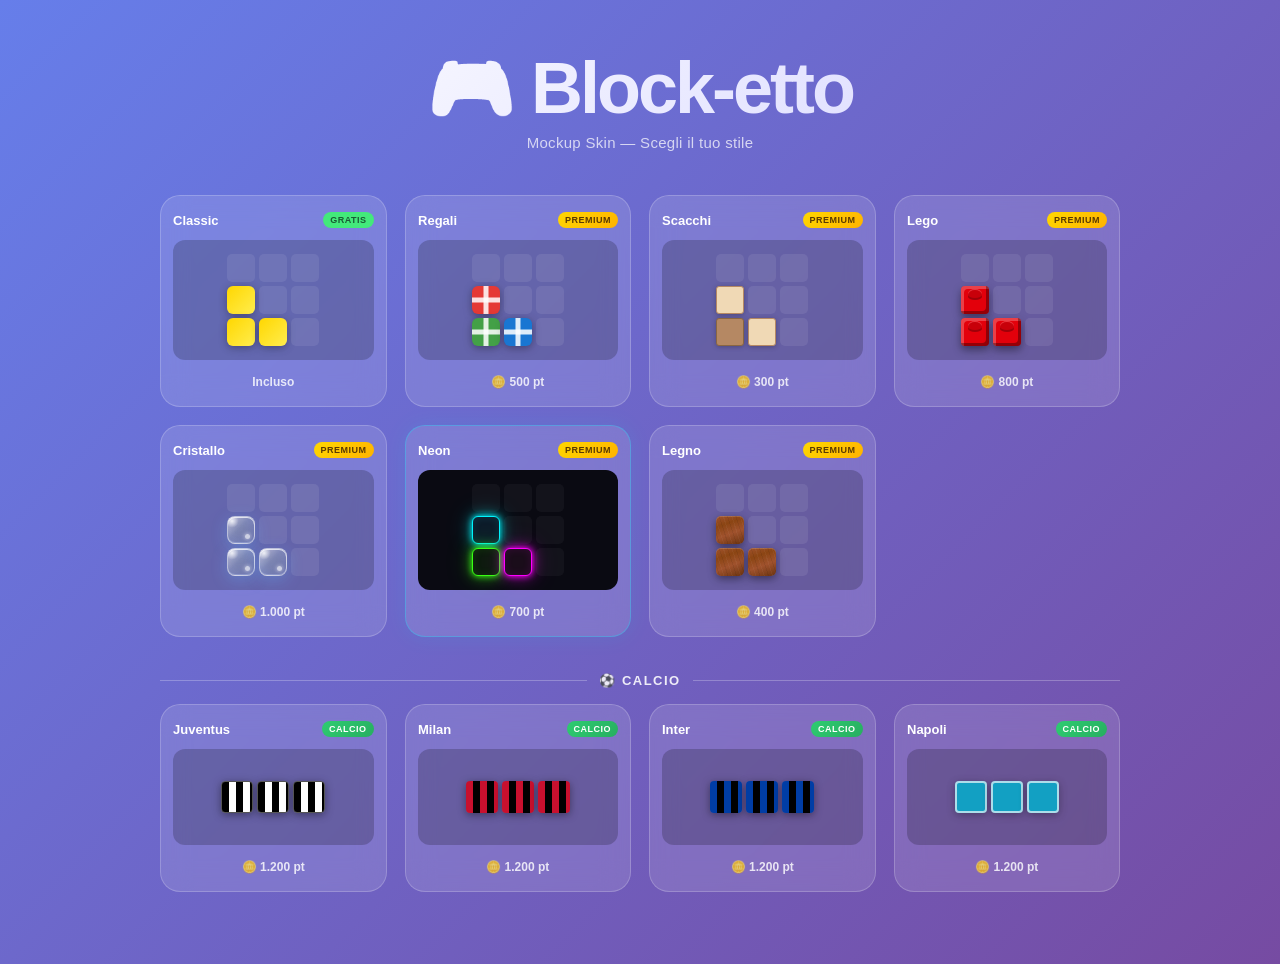
<file: mockup-skins.html>
<!DOCTYPE html>
<html lang="it">
<head>
    <meta charset="UTF-8">
    <meta name="viewport" content="width=device-width, initial-scale=1.0">
    <title>Block-etto — Mockup Skin</title>
    <style>
        *, *::before, *::after {
            box-sizing: border-box;
            margin: 0;
            padding: 0;
        }

        body {
            font-family: -apple-system, BlinkMacSystemFont, 'Segoe UI', Arial, sans-serif;
            background: linear-gradient(135deg, #667eea 0%, #764ba2 100%);
            min-height: 100vh;
            padding: 0 16px 72px;
            -webkit-user-select: none;
            user-select: none;
        }

        .page-wrapper {
            max-width: 960px;
            margin: 0 auto;
        }

        /* ── Header ───────────────────────────────────────────── */
        .page-header {
            text-align: center;
            padding: 52px 0 44px;
        }

        .page-header h1 {
            font-size: clamp(44px, 10vw, 72px);
            font-weight: 900;
            letter-spacing: -3px;
            line-height: 1;
            background: linear-gradient(135deg, #fff 0%, #d8d8ff 100%);
            -webkit-background-clip: text;
            -webkit-text-fill-color: transparent;
            background-clip: text;
            margin-bottom: 10px;
        }

        .page-header p {
            font-size: 15px;
            color: rgba(255,255,255,0.72);
            font-weight: 500;
            letter-spacing: 0.3px;
        }

        /* ── Grid ─────────────────────────────────────────────── */
        .skins-grid {
            display: grid;
            grid-template-columns: repeat(2, 1fr);
            gap: 14px;
        }

        @media (min-width: 600px) {
            .skins-grid { grid-template-columns: repeat(3, 1fr); gap: 16px; }
        }
        @media (min-width: 900px) {
            .skins-grid { grid-template-columns: repeat(4, 1fr); gap: 18px; }
        }

        .skins-grid--calcio {
            grid-template-columns: repeat(2, 1fr);
        }
        @media (min-width: 600px) {
            .skins-grid--calcio { grid-template-columns: repeat(4, 1fr); }
        }

        /* ── Card ─────────────────────────────────────────────── */
        .skin-card {
            background: rgba(255,255,255,0.12);
            backdrop-filter: blur(14px);
            -webkit-backdrop-filter: blur(14px);
            border: 1px solid rgba(255,255,255,0.2);
            border-radius: 20px;
            padding: 16px 12px;
            display: flex;
            flex-direction: column;
            align-items: center;
            gap: 12px;
            cursor: pointer;
            transition: transform 0.22s ease, box-shadow 0.22s ease;
        }

        .skin-card:hover {
            transform: translateY(-5px);
            box-shadow: 0 14px 36px rgba(0,0,0,0.35);
        }

        .skin-card[data-skin="neon"] {
            border-color: rgba(0,245,255,0.28);
            box-shadow: 0 0 22px rgba(0,245,255,0.09);
        }

        .card-header {
            width: 100%;
            display: flex;
            justify-content: space-between;
            align-items: center;
            gap: 6px;
        }

        .skin-name {
            font-size: 13px;
            font-weight: 700;
            color: white;
            white-space: nowrap;
            overflow: hidden;
            text-overflow: ellipsis;
        }

        /* ── Badges ───────────────────────────────────────────── */
        .skin-badge {
            font-size: 9px;
            font-weight: 800;
            letter-spacing: 0.5px;
            padding: 3px 7px;
            border-radius: 20px;
            text-transform: uppercase;
            white-space: nowrap;
            flex-shrink: 0;
        }

        .skin-badge--free    { background: #43e97b; color: #1a5c35; }
        .skin-badge--premium { background: linear-gradient(135deg, #ffd700, #ffb300); color: #5a3a00; }
        .skin-badge--calcio  { background: linear-gradient(135deg, #2ecc71, #27ae60); color: #fff; }

        /* ── Preview box ──────────────────────────────────────── */
        .skin-preview {
            width: 100%;
            display: flex;
            align-items: center;
            justify-content: center;
            padding: 14px 8px;
            background: rgba(0,0,0,0.2);
            border-radius: 12px;
            min-height: 96px;
        }

        .skin-preview--dark { background: #0a0a12; }

        /* ── Preview grids ────────────────────────────────────── */
        .preview-grid {
            display: grid;
            grid-template-columns: repeat(3, 28px);
            grid-template-rows: repeat(3, 28px);
            gap: 4px;
        }

        .preview-grid--1x3 {
            grid-template-columns: repeat(3, 32px);
            grid-template-rows: 32px;
        }

        .preview-cell {
            width: 28px;
            height: 28px;
            background: rgba(255,255,255,0.08);
            border-radius: 5px;
        }

        .preview-grid--1x3 .preview-cell {
            width: 32px;
            height: 32px;
        }

        /* ── Footer ───────────────────────────────────────────── */
        .card-footer { width: 100%; text-align: center; }

        .skin-price {
            font-size: 12px;
            font-weight: 700;
            color: rgba(255,255,255,0.82);
        }

        /* ── Section separator ────────────────────────────────── */
        .section-label {
            display: flex;
            align-items: center;
            gap: 12px;
            color: rgba(255,255,255,0.88);
            font-size: 13px;
            font-weight: 700;
            letter-spacing: 1.5px;
            text-transform: uppercase;
            margin: 36px 0 16px;
        }
        .section-label::before,
        .section-label::after {
            content: '';
            flex: 1;
            height: 1px;
            background: rgba(255,255,255,0.25);
        }

        /* ══════════════════════════════════════════════════════
           SKIN STYLES
        ══════════════════════════════════════════════════════ */

        /* 1 ── Classic */
        .skin-classic {
            background: linear-gradient(135deg, #ffd700 0%, #ffed4e 100%);
            border-radius: 6px;
            box-shadow: 0 2px 8px rgba(0,0,0,0.3);
        }

        /* 2 ── Regali */
        .skin-gift {
            border-radius: 6px;
            position: relative;
            overflow: hidden;
            box-shadow: 0 2px 8px rgba(0,0,0,0.35);
        }
        .skin-gift[data-c="r"] { background: #e53935; }
        .skin-gift[data-c="g"] { background: #43a047; }
        .skin-gift[data-c="b"] { background: #1976d2; }

        /* Nastro verticale */
        .skin-gift::before {
            content: '';
            position: absolute;
            left: 50%; top: 0;
            width: 5px; height: 100%;
            background: rgba(255,255,255,0.85);
            transform: translateX(-50%);
        }
        /* Nastro orizzontale */
        .skin-gift::after {
            content: '';
            position: absolute;
            top: 50%; left: 0;
            width: 100%; height: 5px;
            background: rgba(255,255,255,0.85);
            transform: translateY(-50%);
        }

        /* 3 ── Scacchi */
        .skin-chess {
            border-radius: 3px;
            box-shadow: 0 1px 5px rgba(0,0,0,0.25);
        }
        .skin-chess--light { background: #f0d9b5; border: 1px solid #b58863; }
        .skin-chess--dark  { background: #b58863; border: 1px solid #8a6642; }

        /* 4 ── Lego */
        .skin-lego {
            background: #e3000b;
            border-radius: 4px;
            position: relative;
            box-shadow:
                inset -3px -3px 0 rgba(0,0,0,0.35),
                inset  3px  3px 0 rgba(255,255,255,0.25),
                0 4px 8px rgba(0,0,0,0.4);
        }
        /* Stud */
        .skin-lego::before {
            content: '';
            position: absolute;
            top: 4px;
            left: 50%;
            transform: translateX(-50%);
            width: 14px;
            height: 8px;
            background: #c8000a;
            border-radius: 50% 50% 50% 50% / 60% 60% 40% 40%;
            box-shadow: 0 -1px 0 rgba(255,255,255,0.22), 0 2px 0 rgba(0,0,0,0.3);
        }

        /* 5 ── Cristallo */
        .skin-crystal {
            background: linear-gradient(135deg,
                rgba(255,255,255,0.58) 0%,
                rgba(200,230,255,0.28) 45%,
                rgba(150,200,255,0.16) 100%
            );
            border: 1px solid rgba(255,255,255,0.52);
            border-radius: 8px;
            backdrop-filter: blur(8px);
            -webkit-backdrop-filter: blur(8px);
            box-shadow:
                0 4px 16px rgba(100,180,255,0.32),
                inset 0 1px 0 rgba(255,255,255,0.72),
                inset 0 -1px 0 rgba(200,220,255,0.28);
            position: relative;
            overflow: hidden;
        }
        /* Highlight angolo */
        .skin-crystal::before {
            content: '';
            position: absolute;
            top: -3px; left: -3px;
            width: 14px; height: 14px;
            background: radial-gradient(ellipse at center, rgba(255,255,255,0.82) 0%, transparent 68%);
            border-radius: 50%;
        }
        /* Puntino brillantina */
        .skin-crystal::after {
            content: '';
            position: absolute;
            bottom: 4px; right: 4px;
            width: 5px; height: 5px;
            background: rgba(255,255,255,0.65);
            border-radius: 50%;
            box-shadow: 0 0 4px rgba(255,255,255,0.8);
        }

        /* 6 ── Neon */
        .skin-neon { border-radius: 6px; }

        .skin-neon--cyan {
            background: #0d1b2a;
            border: 1.5px solid #00f5ff;
            box-shadow:
                0 0 6px #00f5ff,
                0 0 14px rgba(0,245,255,0.52),
                0 0 28px rgba(0,245,255,0.22),
                inset 0 0 8px rgba(0,245,255,0.12);
        }
        .skin-neon--green {
            background: #0d1b0e;
            border: 1.5px solid #39ff14;
            box-shadow:
                0 0 6px #39ff14,
                0 0 14px rgba(57,255,20,0.52),
                0 0 28px rgba(57,255,20,0.22),
                inset 0 0 8px rgba(57,255,20,0.12);
        }
        .skin-neon--magenta {
            background: #1a0d1a;
            border: 1.5px solid #ff00ff;
            box-shadow:
                0 0 6px #ff00ff,
                0 0 14px rgba(255,0,255,0.52),
                0 0 28px rgba(255,0,255,0.22),
                inset 0 0 8px rgba(255,0,255,0.12);
        }

        /* 7 ── Legno */
        .skin-wood {
            background: linear-gradient(160deg, #a0522d 0%, #8b4513 30%, #a0522d 60%, #6b3410 100%);
            border-radius: 5px;
            box-shadow:
                inset 0 1px 0 rgba(255,255,255,0.16),
                0 3px 8px rgba(0,0,0,0.42);
            position: relative;
            overflow: hidden;
        }
        /* Venatura */
        .skin-wood::before {
            content: '';
            position: absolute;
            inset: 0;
            background: repeating-linear-gradient(
                72deg,
                transparent 0px,
                transparent 3px,
                rgba(0,0,0,0.07) 3px,
                rgba(0,0,0,0.07) 4px,
                transparent 4px,
                transparent 7px,
                rgba(255,255,255,0.04) 7px,
                rgba(255,255,255,0.04) 8px
            );
        }

        /* 8-11 ── Calcio */
        .skin-juventus {
            background: repeating-linear-gradient(
                90deg,
                #000000 0px, #000000 7px,
                #ffffff 7px, #ffffff 14px
            );
            border-radius: 4px;
            border: 1px solid #555;
            box-shadow: 0 2px 8px rgba(0,0,0,0.4);
        }
        .skin-milan {
            background: repeating-linear-gradient(
                90deg,
                #C8102E 0px, #C8102E 7px,
                #000000 7px, #000000 14px
            );
            border-radius: 4px;
            box-shadow: 0 2px 8px rgba(0,0,0,0.4);
        }
        .skin-inter {
            background: repeating-linear-gradient(
                90deg,
                #003DA5 0px, #003DA5 7px,
                #000000 7px, #000000 14px
            );
            border-radius: 4px;
            box-shadow: 0 2px 8px rgba(0,0,0,0.4);
        }
        .skin-napoli {
            background: #12A0C3;
            border-radius: 4px;
            border: 2px solid rgba(255,255,255,0.65);
            box-shadow: 0 2px 8px rgba(0,0,0,0.3);
        }
    </style>
</head>
<body>
<div class="page-wrapper">

    <header class="page-header">
        <h1>🎮 Block-etto</h1>
        <p>Mockup Skin — Scegli il tuo stile</p>
    </header>

    <!-- ─── Skin principali ─────────────────────────────── -->
    <div class="skins-grid">

        <!-- 1. Classic -->
        <div class="skin-card" data-skin="classic">
            <div class="card-header">
                <span class="skin-name">Classic</span>
                <span class="skin-badge skin-badge--free">GRATIS</span>
            </div>
            <div class="skin-preview">
                <div class="preview-grid">
                    <div class="preview-cell"></div>
                    <div class="preview-cell"></div>
                    <div class="preview-cell"></div>
                    <div class="preview-cell skin-classic"></div>
                    <div class="preview-cell"></div>
                    <div class="preview-cell"></div>
                    <div class="preview-cell skin-classic"></div>
                    <div class="preview-cell skin-classic"></div>
                    <div class="preview-cell"></div>
                </div>
            </div>
            <div class="card-footer">
                <span class="skin-price">Incluso</span>
            </div>
        </div>

        <!-- 2. Regali -->
        <div class="skin-card" data-skin="gift">
            <div class="card-header">
                <span class="skin-name">Regali</span>
                <span class="skin-badge skin-badge--premium">PREMIUM</span>
            </div>
            <div class="skin-preview">
                <div class="preview-grid">
                    <div class="preview-cell"></div>
                    <div class="preview-cell"></div>
                    <div class="preview-cell"></div>
                    <div class="preview-cell skin-gift" data-c="r"></div>
                    <div class="preview-cell"></div>
                    <div class="preview-cell"></div>
                    <div class="preview-cell skin-gift" data-c="g"></div>
                    <div class="preview-cell skin-gift" data-c="b"></div>
                    <div class="preview-cell"></div>
                </div>
            </div>
            <div class="card-footer">
                <span class="skin-price">🪙 500 pt</span>
            </div>
        </div>

        <!-- 3. Scacchi -->
        <div class="skin-card" data-skin="chess">
            <div class="card-header">
                <span class="skin-name">Scacchi</span>
                <span class="skin-badge skin-badge--premium">PREMIUM</span>
            </div>
            <div class="skin-preview">
                <div class="preview-grid">
                    <div class="preview-cell"></div>
                    <div class="preview-cell"></div>
                    <div class="preview-cell"></div>
                    <div class="preview-cell skin-chess skin-chess--light"></div>
                    <div class="preview-cell"></div>
                    <div class="preview-cell"></div>
                    <div class="preview-cell skin-chess skin-chess--dark"></div>
                    <div class="preview-cell skin-chess skin-chess--light"></div>
                    <div class="preview-cell"></div>
                </div>
            </div>
            <div class="card-footer">
                <span class="skin-price">🪙 300 pt</span>
            </div>
        </div>

        <!-- 4. Lego -->
        <div class="skin-card" data-skin="lego">
            <div class="card-header">
                <span class="skin-name">Lego</span>
                <span class="skin-badge skin-badge--premium">PREMIUM</span>
            </div>
            <div class="skin-preview">
                <div class="preview-grid">
                    <div class="preview-cell"></div>
                    <div class="preview-cell"></div>
                    <div class="preview-cell"></div>
                    <div class="preview-cell skin-lego"></div>
                    <div class="preview-cell"></div>
                    <div class="preview-cell"></div>
                    <div class="preview-cell skin-lego"></div>
                    <div class="preview-cell skin-lego"></div>
                    <div class="preview-cell"></div>
                </div>
            </div>
            <div class="card-footer">
                <span class="skin-price">🪙 800 pt</span>
            </div>
        </div>

        <!-- 5. Cristallo -->
        <div class="skin-card" data-skin="crystal">
            <div class="card-header">
                <span class="skin-name">Cristallo</span>
                <span class="skin-badge skin-badge--premium">PREMIUM</span>
            </div>
            <div class="skin-preview">
                <div class="preview-grid">
                    <div class="preview-cell"></div>
                    <div class="preview-cell"></div>
                    <div class="preview-cell"></div>
                    <div class="preview-cell skin-crystal"></div>
                    <div class="preview-cell"></div>
                    <div class="preview-cell"></div>
                    <div class="preview-cell skin-crystal"></div>
                    <div class="preview-cell skin-crystal"></div>
                    <div class="preview-cell"></div>
                </div>
            </div>
            <div class="card-footer">
                <span class="skin-price">🪙 1.000 pt</span>
            </div>
        </div>

        <!-- 6. Neon -->
        <div class="skin-card" data-skin="neon">
            <div class="card-header">
                <span class="skin-name">Neon</span>
                <span class="skin-badge skin-badge--premium">PREMIUM</span>
            </div>
            <div class="skin-preview skin-preview--dark">
                <div class="preview-grid">
                    <div class="preview-cell" style="background:rgba(255,255,255,0.04)"></div>
                    <div class="preview-cell" style="background:rgba(255,255,255,0.04)"></div>
                    <div class="preview-cell" style="background:rgba(255,255,255,0.04)"></div>
                    <div class="preview-cell skin-neon skin-neon--cyan"></div>
                    <div class="preview-cell" style="background:rgba(255,255,255,0.04)"></div>
                    <div class="preview-cell" style="background:rgba(255,255,255,0.04)"></div>
                    <div class="preview-cell skin-neon skin-neon--green"></div>
                    <div class="preview-cell skin-neon skin-neon--magenta"></div>
                    <div class="preview-cell" style="background:rgba(255,255,255,0.04)"></div>
                </div>
            </div>
            <div class="card-footer">
                <span class="skin-price">🪙 700 pt</span>
            </div>
        </div>

        <!-- 7. Legno -->
        <div class="skin-card" data-skin="wood">
            <div class="card-header">
                <span class="skin-name">Legno</span>
                <span class="skin-badge skin-badge--premium">PREMIUM</span>
            </div>
            <div class="skin-preview">
                <div class="preview-grid">
                    <div class="preview-cell"></div>
                    <div class="preview-cell"></div>
                    <div class="preview-cell"></div>
                    <div class="preview-cell skin-wood"></div>
                    <div class="preview-cell"></div>
                    <div class="preview-cell"></div>
                    <div class="preview-cell skin-wood"></div>
                    <div class="preview-cell skin-wood"></div>
                    <div class="preview-cell"></div>
                </div>
            </div>
            <div class="card-footer">
                <span class="skin-price">🪙 400 pt</span>
            </div>
        </div>

    </div>

    <!-- ─── Sezione Calcio ──────────────────────────────── -->
    <div class="section-label">⚽ Calcio</div>
    <div class="skins-grid skins-grid--calcio">

        <!-- 8. Juventus -->
        <div class="skin-card" data-skin="juventus">
            <div class="card-header">
                <span class="skin-name">Juventus</span>
                <span class="skin-badge skin-badge--calcio">CALCIO</span>
            </div>
            <div class="skin-preview">
                <div class="preview-grid preview-grid--1x3">
                    <div class="preview-cell skin-juventus"></div>
                    <div class="preview-cell skin-juventus"></div>
                    <div class="preview-cell skin-juventus"></div>
                </div>
            </div>
            <div class="card-footer">
                <span class="skin-price">🪙 1.200 pt</span>
            </div>
        </div>

        <!-- 9. Milan -->
        <div class="skin-card" data-skin="milan">
            <div class="card-header">
                <span class="skin-name">Milan</span>
                <span class="skin-badge skin-badge--calcio">CALCIO</span>
            </div>
            <div class="skin-preview">
                <div class="preview-grid preview-grid--1x3">
                    <div class="preview-cell skin-milan"></div>
                    <div class="preview-cell skin-milan"></div>
                    <div class="preview-cell skin-milan"></div>
                </div>
            </div>
            <div class="card-footer">
                <span class="skin-price">🪙 1.200 pt</span>
            </div>
        </div>

        <!-- 10. Inter -->
        <div class="skin-card" data-skin="inter">
            <div class="card-header">
                <span class="skin-name">Inter</span>
                <span class="skin-badge skin-badge--calcio">CALCIO</span>
            </div>
            <div class="skin-preview">
                <div class="preview-grid preview-grid--1x3">
                    <div class="preview-cell skin-inter"></div>
                    <div class="preview-cell skin-inter"></div>
                    <div class="preview-cell skin-inter"></div>
                </div>
            </div>
            <div class="card-footer">
                <span class="skin-price">🪙 1.200 pt</span>
            </div>
        </div>

        <!-- 11. Napoli -->
        <div class="skin-card" data-skin="napoli">
            <div class="card-header">
                <span class="skin-name">Napoli</span>
                <span class="skin-badge skin-badge--calcio">CALCIO</span>
            </div>
            <div class="skin-preview">
                <div class="preview-grid preview-grid--1x3">
                    <div class="preview-cell skin-napoli"></div>
                    <div class="preview-cell skin-napoli"></div>
                    <div class="preview-cell skin-napoli"></div>
                </div>
            </div>
            <div class="card-footer">
                <span class="skin-price">🪙 1.200 pt</span>
            </div>
        </div>

    </div>

</div>
</body>
</html>
</file>
